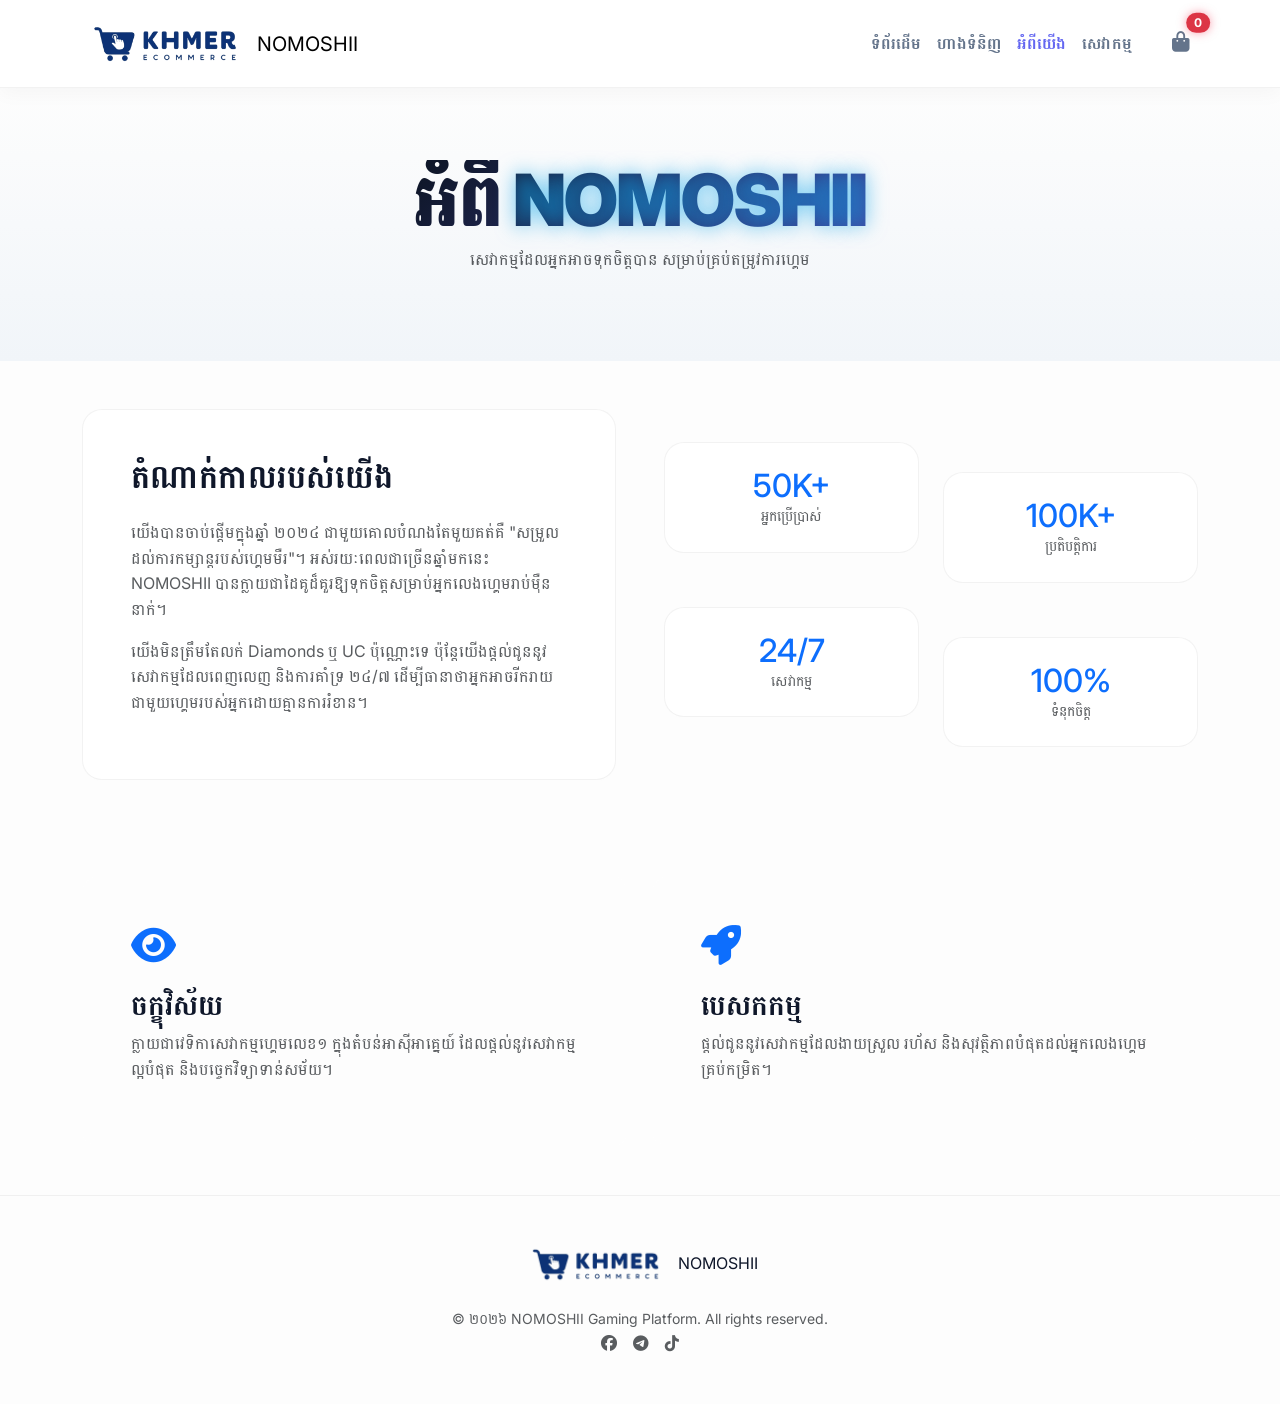
<file: about.html>
<!DOCTYPE html>
<html lang="en">

<head>
    <meta charset="UTF-8">
    <meta name="viewport" content="width=device-width, initial-scale=1.0">
    <title>About NOMOSHII - Your Gaming Excellence Partner</title>
    
    <!-- External CSS -->
    <link rel="stylesheet" href="assets/css/bootstrap.css">
    <link rel="stylesheet" href="assets/css/style.css">
    <link href="https://fonts.googleapis.com/css2?family=Inter:wght@400;600;700;800&family=Battambang:wght@400;700&display=swap" rel="stylesheet">
    <link rel="stylesheet" href="https://cdnjs.cloudflare.com/ajax/libs/font-awesome/6.4.0/css/all.min.css">
</head>

<body>
    <!-- Navbar -->
    <nav class="navbar navbar-expand-lg navbar-glass sticky-top py-3">
        <div class="container">
            <a class="navbar-brand d-flex align-items-center" href="index.html">
                <img src="assets/images/custom/logo.png" style="height: 45px;" alt="NOMOSHII Logo">
                <span class="ms-2 fw-800 text-main tracker-tight d-none d-sm-block">NOMOSHII</span>
            </a>
            <button class="navbar-toggler border-0" type="button" data-bs-toggle="collapse" data-bs-target="#navContent">
                <i class="fas fa-bars text-main"></i>
            </button>
            <div class="collapse navbar-collapse" id="navContent">
                <ul class="navbar-nav ms-auto mb-2 mb-lg-0 align-items-center">
                    <li class="nav-item"><a class="nav-link" href="index.html">ទំព័រដើម</a></li>
                    <li class="nav-item"><a class="nav-link" href="category.html">ហាងទំនិញ</a></li>
                    <li class="nav-item"><a class="nav-link active" href="about.html">អំពីយើង</a></li>
                    <li class="nav-item"><a class="nav-link" href="contact.html">សេវាកម្ម</a></li>
                    <li class="nav-item ms-lg-4">
                        <a href="cart.html" class="nav-link position-relative">
                            <i class="fas fa-shopping-bag fs-5"></i>
                            <span class="position-absolute top-0 start-100 translate-middle badge rounded-pill bg-danger" style="box-shadow: 0 0 10px rgba(244, 63, 94, 0.5);" id="cart-count">0</span>
                        </a>
                    </li>
                </ul>
            </div>
        </div>
    </nav>

    <!-- Page Header -->
    <header class="py-5" style="background: linear-gradient(to bottom, var(--bg-light), #f1f5f9);">
        <div class="container py-4 text-center">
            <h1 class="hero-title mb-2">អំពី <span class="text-glow-blue">NOMOSHII</span></h1>
            <p class="text-muted">សេវាកម្មដែលអ្នកអាចទុកចិត្តបាន សម្រាប់គ្រប់តម្រូវការហ្គេម</p>
        </div>
    </header>

    <!-- Content Section -->
    <section class="py-5">
        <div class="container">
            <div class="row align-items-center g-5">
                <div class="col-lg-6">
                    <div class="card-gaming p-5">
                        <h2 class="text-main fw-bold mb-4">តំណាក់កាលរបស់យើង</h2>
                        <p class="text-muted">
                            យើងបានចាប់ផ្តើមក្នុងឆ្នាំ ២០២៤ ជាមួយគោលបំណងតែមួយគត់គឺ "សម្រួលដល់ការកម្សាន្តរបស់ហ្គេមមឺរ"។ អស់រយៈពេលជាច្រើនឆ្នាំមកនេះ NOMOSHII បានក្លាយជាដៃគូដ៏គួរឱ្យទុកចិត្តសម្រាប់អ្នកលេងហ្គេមរាប់ម៉ឺននាក់។
                        </p>
                        <p class="text-muted">
                            យើងមិនត្រឹមតែលក់ Diamonds ឬ UC ប៉ុណ្ណោះទេ ប៉ុន្តែយើងផ្តល់ជូននូវសេវាកម្មដែលពេញលេញ និងការគាំទ្រ ២៤/៧ ដើម្បីធានាថាអ្នកអាចរីករាយជាមួយហ្គេមរបស់អ្នកដោយគ្មានការរំខាន។
                        </p>
                    </div>
                </div>
                <div class="col-lg-6">
                    <div class="row g-4">
                        <div class="col-6">
                            <div class="card-gaming text-center p-4">
                                <h2 class="text-primary fw-800 mb-0">50K+</h2>
                                <p class="text-muted small mb-0">អ្នកប្រើប្រាស់</p>
                            </div>
                        </div>
                        <div class="col-6">
                            <div class="card-gaming text-center p-4" style="margin-top: 30px;">
                                <h2 class="text-primary fw-800 mb-0">100K+</h2>
                                <p class="text-muted small mb-0">ប្រតិបត្តិការ</p>
                            </div>
                        </div>
                        <div class="col-6">
                            <div class="card-gaming text-center p-4">
                                <h2 class="text-primary fw-800 mb-0">24/7</h2>
                                <p class="text-muted small mb-0">សេវាកម្ម</p>
                            </div>
                        </div>
                        <div class="col-6">
                            <div class="card-gaming text-center p-4" style="margin-top: 30px;">
                                <h2 class="text-primary fw-800 mb-0">100%</h2>
                                <p class="text-muted small mb-0">ទំនុកចិត្ត</p>
                            </div>
                        </div>
                    </div>
                </div>
            </div>
        </div>
    </section>

    <!-- Mission & Vision -->
    <section class="py-5">
        <div class="container">
            <div class="row g-4">
                <div class="col-md-6">
                    <div class="p-5 rounded-4 bg-glass border border-light border-opacity-10 h-100">
                        <i class="fas fa-eye text-primary fs-1 mb-4"></i>
                        <h3 class="text-main fw-bold">ចក្ខុវិស័យ</h3>
                        <p class="text-muted">ក្លាយជាវេទិកាសេវាកម្មហ្គេមលេខ១ ក្នុងតំបន់អាស៊ីអាគ្នេយ៍ ដែលផ្តល់នូវសេវាកម្មល្អបំផុត និងបច្ចេកវិទ្យាទាន់សម័យ។</p>
                    </div>
                </div>
                <div class="col-md-6">
                    <div class="p-5 rounded-4 bg-glass border border-light border-opacity-10 h-100">
                        <i class="fas fa-rocket text-primary fs-1 mb-4"></i>
                        <h3 class="text-main fw-bold">បេសកកម្ម</h3>
                        <p class="text-muted">ផ្តល់ជូននូវសេវាកម្មដែលងាយស្រួល រហ័ស និងសុវត្ថិភាពបំផុតដល់អ្នកលេងហ្គេមគ្រប់កម្រិត។</p>
                    </div>
                </div>
            </div>
        </div>
    </section>

    <!-- Footer -->
    <footer class="py-5" style="border-top: 1px solid var(--glass-border);">
        <div class="container text-center">
            <a class="navbar-brand d-flex align-items-center justify-content-center mb-4" href="#">
                <img src="assets/images/custom/logo.png" style="height: 40px;" alt="NOMOSHII Logo">
                <span class="ms-2 fw-800 text-main tracker-tight">NOMOSHII</span>
            </a>
            <p class="text-muted small mb-0">&copy; ២០២៦ NOMOSHII Gaming Platform. All rights reserved.</p>
            <div class="d-flex justify-content-center gap-3">
                <a href="#" class="text-muted hover-primary"><i class="fab fa-facebook"></i></a>
                <a href="#" class="text-muted hover-primary"><i class="fab fa-telegram"></i></a>
                <a href="#" class="text-muted hover-primary"><i class="fab fa-tiktok"></i></a>
            </div>
        </div>
    </footer>

    <script src="assets/js/bootstrap.bundle.min.js"></script>
    <script src="assets/js/shop.js"></script>
</body>

</html>
</file>
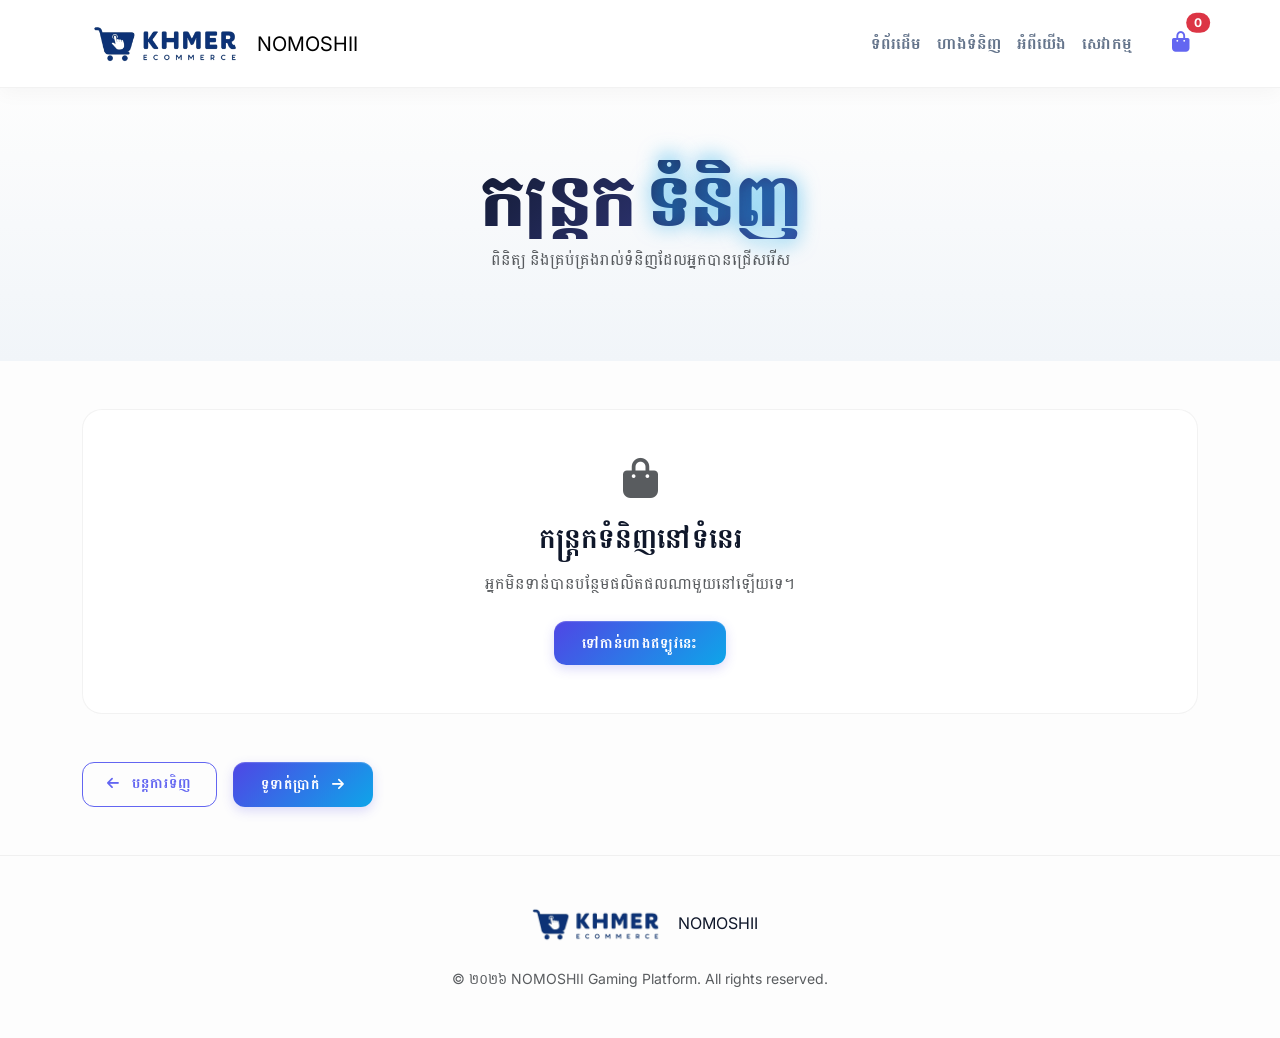
<file: cart.html>
<!DOCTYPE html>
<html lang="en">

<head>
    <meta charset="UTF-8">
    <meta name="viewport" content="width=device-width, initial-scale=1.0">
    <title>NOMOSHII - Shopping Cart</title>
    
    <!-- External CSS -->
    <link rel="stylesheet" href="assets/css/bootstrap.css">
    <link rel="stylesheet" href="assets/css/style.css">
    <link href="https://fonts.googleapis.com/css2?family=Inter:wght@400;600;700;800&family=Battambang:wght@400;700&display=swap" rel="stylesheet">
    <link rel="stylesheet" href="https://cdnjs.cloudflare.com/ajax/libs/font-awesome/6.4.0/css/all.min.css">
</head>

<body>
    <!-- Navbar -->
    <nav class="navbar navbar-expand-lg navbar-glass sticky-top py-3">
        <div class="container">
            <a class="navbar-brand d-flex align-items-center" href="index.html">
                <img src="assets/images/custom/logo.png" style="height: 45px;" alt="NOMOSHII Logo">
                <span class="ms-2 fw-800 text-main tracker-tight d-none d-sm-block">NOMOSHII</span>
            </a>
            <button class="navbar-toggler border-0" type="button" data-bs-toggle="collapse" data-bs-target="#navContent">
                <i class="fas fa-bars text-main"></i>
            </button>
            <div class="collapse navbar-collapse" id="navContent">
                <ul class="navbar-nav ms-auto mb-2 mb-lg-0 align-items-center">
                    <li class="nav-item"><a class="nav-link" href="index.html">ទំព័រដើម</a></li>
                    <li class="nav-item"><a class="nav-link" href="category.html">ហាងទំនិញ</a></li>
                    <li class="nav-item"><a class="nav-link" href="about.html">អំពីយើង</a></li>
                    <li class="nav-item"><a class="nav-link" href="contact.html">សេវាកម្ម</a></li>
                    <li class="nav-item ms-lg-4">
                        <a href="cart.html" class="nav-link position-relative active">
                            <i class="fas fa-shopping-bag fs-5"></i>
                            <span class="position-absolute top-0 start-100 translate-middle badge rounded-pill bg-danger" id="cart-count">0</span>
                        </a>
                    </li>
                </ul>
            </div>
        </div>
    </nav>

    <!-- Page Header -->
    <header class="py-5" style="background: linear-gradient(to bottom, var(--bg-light), #f1f5f9);">
        <div class="container py-4 text-center">
            <h1 class="hero-title mb-2">កន្ត្រក <span class="text-glow-blue">ទំនិញ</span></h1>
            <p class="text-muted">ពិនិត្យ និងគ្រប់គ្រងរាល់ទំនិញដែលអ្នកបានជ្រើសរើស</p>
        </div>
    </header>

    <!-- Main Content -->
    <div class="container py-5">
        <div id="cart-content">
            <!-- Cart will be rendered here by JavaScript -->
        </div>

        <!-- Cart Action Buttons -->
        <div class="d-flex flex-wrap gap-3 mt-5">
            <a href="category.html" class="btn btn-outline-gaming btn-lg">
                <i class="fas fa-arrow-left me-2"></i> បន្តការទិញ
            </a>
            <button class="btn btn-gaming btn-lg" id="checkout-btn" onclick="proceedToCheckout()">
                ទូទាត់ប្រាក់ <i class="fas fa-arrow-right ms-2"></i>
            </button>
        </div>
    </div>

    <!-- Footer -->
    <footer class="py-5" style="border-top: 1px solid var(--glass-border);">
        <div class="container text-center">
            <a class="navbar-brand d-flex align-items-center justify-content-center mb-4" href="#">
                <img src="assets/images/custom/logo.png" style="height: 40px;" alt="NOMOSHII Logo">
                <span class="ms-2 fw-800 text-main tracker-tight">NOMOSHII</span>
            </a>
            <p class="text-muted small mb-0">&copy; ២០២៦ NOMOSHII Gaming Platform. All rights reserved.</p>
        </div>
    </footer>

    <script src="assets/js/bootstrap.bundle.min.js"></script>
    <script>
        // Cart Logic (Preserved and Updated UI)
        let cartItems = JSON.parse(localStorage.getItem('cartItems')) || [];

        function renderCart() {
            const cartContent = document.getElementById('cart-content');
            const cartCountElement = document.getElementById('cart-count');

            const totalItems = cartItems.reduce((sum, item) => sum + item.quantity, 0);
            if (cartCountElement) cartCountElement.innerText = totalItems;

            localStorage.setItem('cartItems', JSON.stringify(cartItems));

            if (cartItems.length === 0) {
                cartContent.innerHTML = `
                    <div class="card-gaming text-center p-5 animate-float">
                        <i class="fas fa-shopping-bag text-muted fs-1 mb-4"></i>
                        <h3 class="text-main fw-bold mb-3">កន្ត្រកទំនិញនៅទំនេរ</h3>
                        <p class="text-muted mb-4">អ្នកមិនទាន់បានបន្ថែមផលិតផលណាមួយនៅឡើយទេ។</p>
                        <a href="category.html" class="btn btn-gaming">ទៅកាន់ហាងឥឡូវនេះ</a>
                    </div>
                `;
                return;
            }

            let subtotal = 0;
            let cartRows = cartItems.map((item, index) => {
                const itemTotal = item.price * item.quantity;
                subtotal += itemTotal;

                return `
                    <div class="card-gaming p-3 mb-3 hover-primary">
                        <div class="row align-items-center g-3">
                            <div class="col-auto">
                                <img src="${item.image}" alt="${item.name}" class="rounded-3" style="width: 80px; height: 80px; object-fit: cover;">
                            </div>
                            <div class="col">
                                <h6 class="text-main fw-bold mb-1">${item.name}</h6>
                                <p class="price-gaming small mb-0">$${item.price.toFixed(2)}</p>
                            </div>
                            <div class="col-md-3">
                                <div class="d-flex align-items-center p-1 rounded-pill shadow-sm" style="background: rgba(0,0,0,0.03);">
                                    <button class="btn btn-sm btn-link text-main text-decoration-none px-3 fw-bold" onclick="updateQuantity(${index}, -1)">-</button>
                                    <input type="number" class="form-control bg-transparent border-0 text-main text-center p-0 fw-bold" value="${item.quantity}" style="width: 40px;" readonly>
                                    <button class="btn btn-sm btn-link text-main text-decoration-none px-3 fw-bold" onclick="updateQuantity(${index}, 1)">+</button>
                                </div>
                            </div>
                            <div class="col-auto text-end">
                                <p class="text-main fw-bold mb-1">$${itemTotal.toFixed(2)}</p>
                                <button class="btn btn-sm btn-link text-danger p-0" onclick="removeItem(${index})"><i class="fas fa-trash-alt"></i></button>
                            </div>
                        </div>
                    </div>
                `;
            }).join('');

            const total = subtotal;

            cartContent.innerHTML = `
                <div class="row g-4">
                    <div class="col-lg-8">
                        ${cartRows}
                    </div>
                    <div class="col-lg-4">
                        <div class="card-gaming p-4">
                            <h5 class="text-main fw-bold mb-4">សរុបការបញ្ជាទិញ</h5>
                            <div class="d-flex justify-content-between mb-2">
                                <span class="text-muted">សរុបទំនិញ</span>
                                <span class="text-main">$${subtotal.toFixed(2)}</span>
                            </div>
                            <div class="d-flex justify-content-between mb-3">
                                <span class="text-muted">សេវាដឹកជញ្ជូន</span>
                                <span class="text-success">ឥតគិតថ្លៃ</span>
                            </div>
                            <hr class="border-secondary opacity-20">
                            <div class="d-flex justify-content-between mb-4">
                                <span class="text-main fw-bold">សរុបទាំងអស់</span>
                                <span class="text-primary fw-800 fs-4">$${total.toFixed(2)}</span>
                            </div>
                            <button class="btn btn-gaming w-100 py-3" onclick="proceedToCheckout()">បន្តទៅកាន់ការទូទាត់</button>
                        </div>
                    </div>
                </div>
            `;
        }

        function updateQuantity(index, change) {
            cartItems[index].quantity += change;
            if (cartItems[index].quantity < 1) cartItems[index].quantity = 1;
            renderCart();
        }

        function removeItem(index) {
            cartItems.splice(index, 1);
            renderCart();
        }

        function proceedToCheckout() {
            if (cartItems.length === 0) return;
            location.href = 'checkout.html';
        }

        document.addEventListener('DOMContentLoaded', renderCart);
    </script>
</body>

</html>
</file>
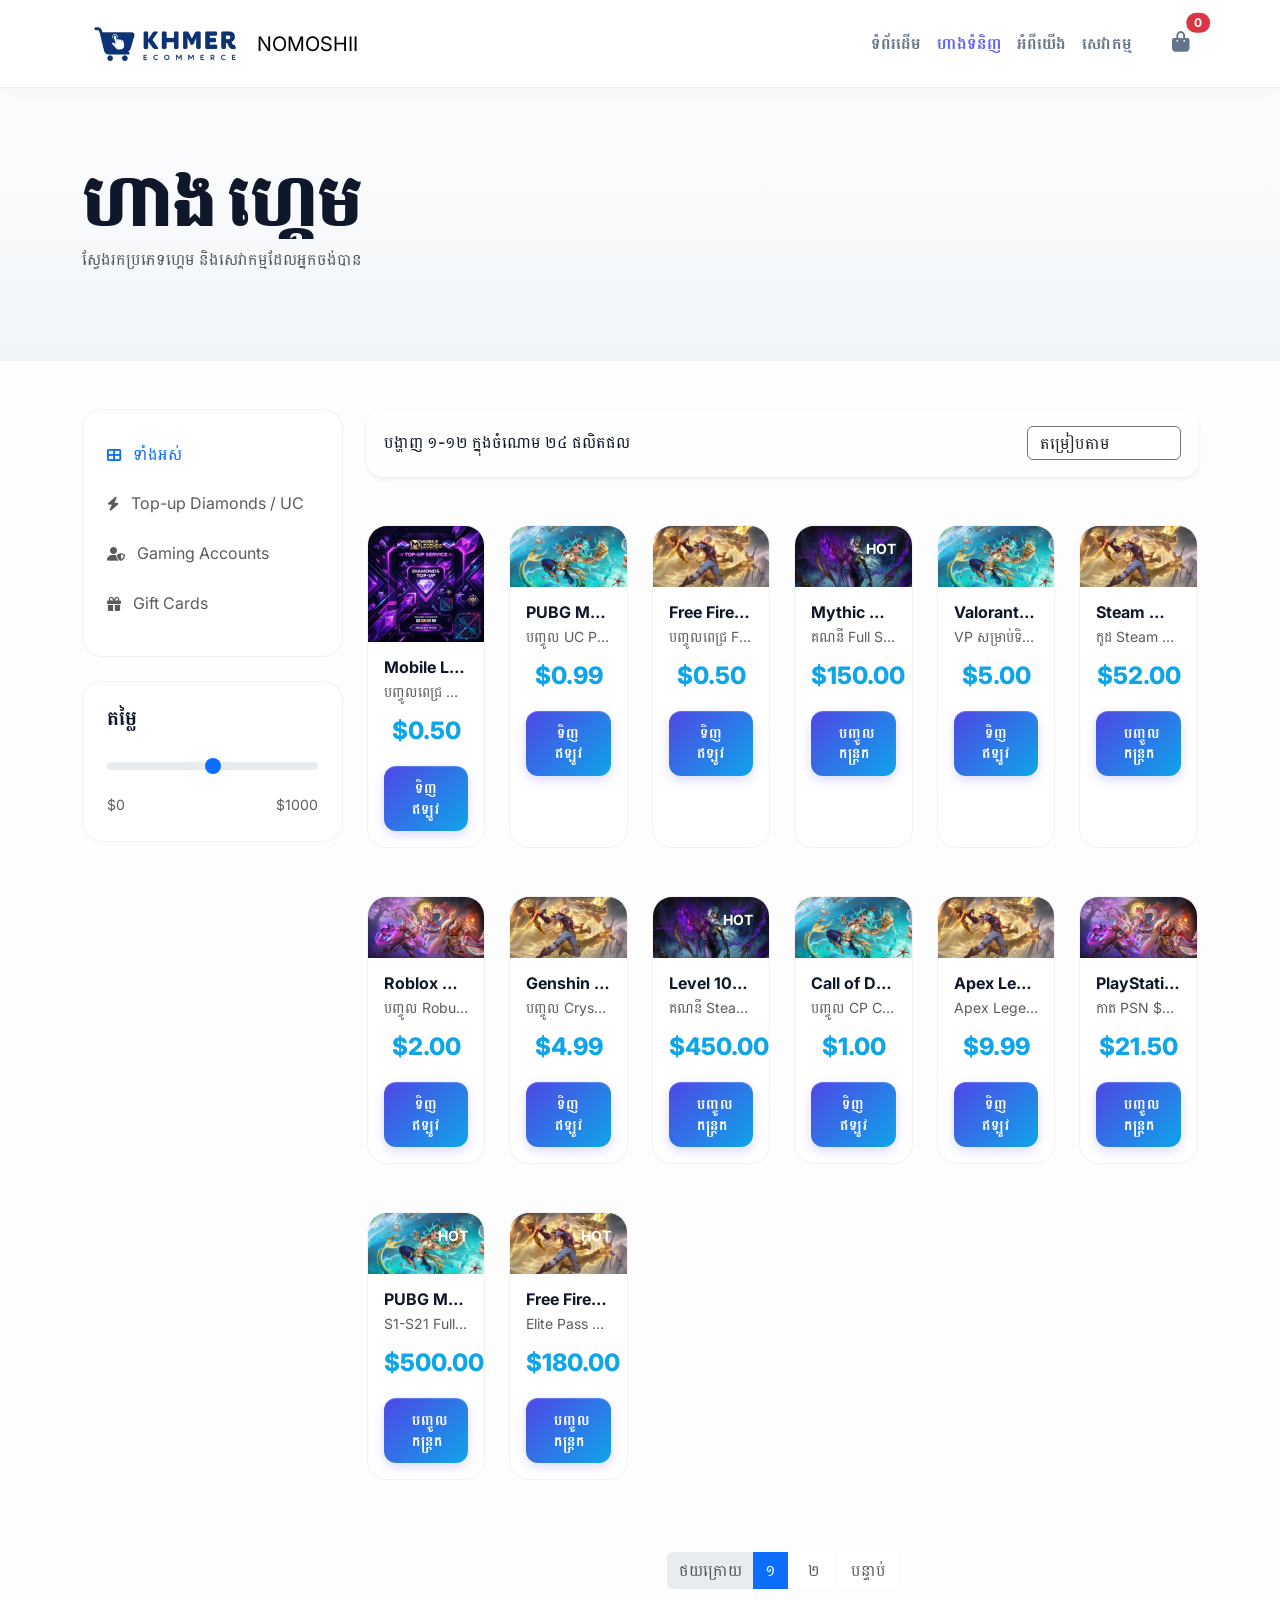
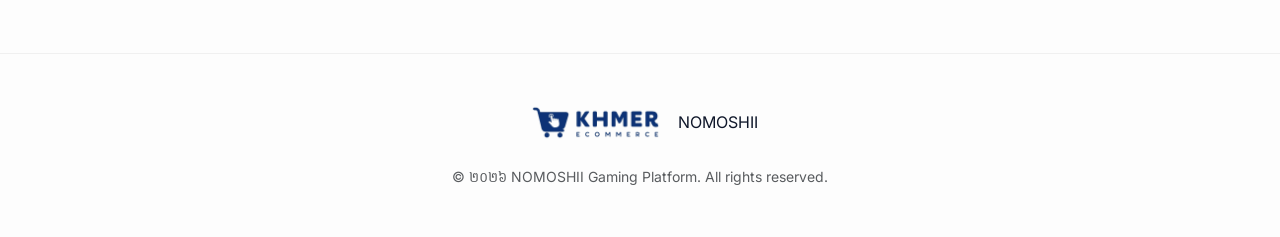
<file: category.html>
<!DOCTYPE html>
<html lang="en">

<head>
    <meta charset="UTF-8">
    <meta name="viewport" content="width=device-width, initial-scale=1.0">
    <title>NOMOSHII - Game Categories & Top-ups</title>

    <!-- External CSS -->
    <link rel="stylesheet" href="assets/css/bootstrap.css">
    <link rel="stylesheet" href="assets/css/style.css">
    <link
        href="https://fonts.googleapis.com/css2?family=Inter:wght@400;600;700;800&family=Battambang:wght@400;700&display=swap"
        rel="stylesheet">
    <link rel="stylesheet" href="https://cdnjs.cloudflare.com/ajax/libs/font-awesome/6.4.0/css/all.min.css">
</head>

<body>
    <!-- Navbar -->
    <nav class="navbar navbar-expand-lg navbar-glass sticky-top py-3">
        <div class="container">
            <a class="navbar-brand d-flex align-items-center" href="index.html">
                <img src="assets/images/custom/logo.png" style="height: 45px;" alt="NOMOSHII Logo">
                <span class="ms-2 fw-800 text-main tracker-tight d-none d-sm-block">NOMOSHII</span>
            </a>
            <button class="navbar-toggler border-0" type="button" data-bs-toggle="collapse"
                data-bs-target="#navContent">
                <i class="fas fa-bars text-main"></i>
            </button>
            <div class="collapse navbar-collapse" id="navContent">
                <ul class="navbar-nav ms-auto mb-2 mb-lg-0 align-items-center">
                    <li class="nav-item"><a class="nav-link" href="index.html">ទំព័រដើម</a></li>
                    <li class="nav-item"><a class="nav-link active" href="category.html">ហាងទំនិញ</a></li>
                    <li class="nav-item"><a class="nav-link" href="about.html">អំពីយើង</a></li>
                    <li class="nav-item"><a class="nav-link" href="contact.html">សេវាកម្ម</a></li>
                    <li class="nav-item ms-lg-4">
                        <a href="cart.html" class="nav-link position-relative">
                            <i class="fas fa-shopping-bag fs-5"></i>
                            <span
                                class="position-absolute top-0 start-100 translate-middle badge rounded-pill bg-danger"
                                id="cart-count">0</span>
                        </a>
                    </li>
                </ul>
            </div>
        </div>
    </nav>

    <!-- Page Header -->
    <header class="py-5" style="background: linear-gradient(to bottom, var(--bg-light), #f1f5f9);">
        <div class="container py-4 text-center text-md-start">
            <h1 class="hero-title mb-2">ហាង <span class="text-glow-red">ហ្គេម</span></h1>
            <p class="text-muted">ស្វែងរកប្រភេទហ្គេម និងសេវាកម្មដែលអ្នកចង់បាន</p>
        </div>
    </header>

    <!-- Main Content -->
    <div class="container py-5">
        <div class="row g-4">
            <!-- Sidebar -->
            <div class="col-lg-3">
                <div class="card-gaming p-4 mb-4">
                    <div class="list-group list-group-flush bg-transparent border-0">
                        <a href="#" class="list-group-item bg-transparent border-0 px-0 mb-2 py-2 active text-primary fw-600" data-filter="all">
                            <i class="fas fa-th-large me-2 small"></i> ទាំងអស់
                        </a>
                        <a href="#" class="list-group-item bg-transparent text-muted border-0 px-0 mb-2 py-2 hover-primary" data-filter="topup">
                            <i class="fas fa-bolt me-2 small"></i> Top-up Diamonds / UC
                        </a>
                        <a href="#" class="list-group-item bg-transparent text-muted border-0 px-0 mb-2 py-2 hover-primary" data-filter="account">
                            <i class="fas fa-user-shield me-2 small"></i> Gaming Accounts
                        </a>
                        <a href="#" class="list-group-item bg-transparent text-muted border-0 px-0 mb-2 py-2 hover-primary" data-filter="giftcard">
                            <i class="fas fa-gift me-2 small"></i> Gift Cards
                        </a>
                    </div>
                </div>

                <div class="card-gaming p-4">
                    <h5 class="text-main fw-bold mb-4">តម្លៃ</h5>
                    <input type="range" class="form-range mb-3" min="0" max="1000">
                    <div class="d-flex justify-content-between text-muted small">
                        <span>$0</span>
                        <span>$1000</span>
                    </div>
                </div>
            </div>

            <!-- Product Grid -->
            <div class="col-lg-9">
                <div class="d-flex justify-content-between align-items-center mb-5 p-3 rounded-4 border border-light border-opacity-10 shadow-sm"
                    style="background: rgba(255,255,255,0.5);">
                    <h6 class="text-main mb-0">បង្ហាញ ១-១២ ក្នុងចំណោម ២៤ ផលិតផល</h6>
                    <select class="form-select border-secondary text-main w-auto py-1 small" style="background: #fff;">
                        <option>តម្រៀបតាម</option>
                        <option>តម្លៃពីទាបទៅខ្ពស់</option>
                        <option>តម្លៃពីខ្ពស់ទៅទាប</option>
                        <option>ថ្មីបំផុត</option>
                    </select>
                </div>

                <div class="row g-4" id="product-grid">
                    <!-- Dynamic Gaming Content from products.json -->
                    <div class="col-12 text-center py-5">
                        <div class="shimmer rounded-4" style="height: 400px; width: 100%;"></div>
                        <p class="text-muted mt-3">កំពុងទាញយកទិន្នន័យ... (Loading...)</p>
                    </div>
                </div>

                <!-- Pagination -->
                <nav class="mt-5">
                    <ul class="pagination justify-content-center">
                        <li class="page-item disabled"><a class="page-link bg-glass border-0 text-muted"
                                href="#">ថយក្រោយ</a></li>
                        <li class="page-item active"><a class="page-link bg-primary border-0 text-white" href="#">១</a>
                        </li>
                        <li class="page-item"><a class="page-link bg-glass border-0 text-muted mx-2" href="#">២</a></li>
                        <li class="page-item"><a class="page-link bg-glass border-0 text-muted" href="#">បន្ទាប់</a>
                        </li>
                    </ul>
                </nav>
            </div>
        </div>
    </div>

    <!-- Footer -->
    <footer class="py-5" style="border-top: 1px solid var(--glass-border);">
        <div class="container text-center">
            <a class="navbar-brand d-flex align-items-center justify-content-center mb-4" href="#">
                <img src="assets/images/custom/logo.png" style="height: 40px;" alt="NOMOSHII Logo">
                <span class="ms-2 fw-800 text-main tracker-tight">NOMOSHII</span>
            </a>
            <p class="text-muted small mb-0">&copy; ២០២៦ NOMOSHII Gaming Platform. All rights reserved.</p>
        </div>
    </footer>

    <script src="assets/js/bootstrap.bundle.min.js"></script>
    <script src="assets/js/shop.js"></script>
</body>

</html>
</file>
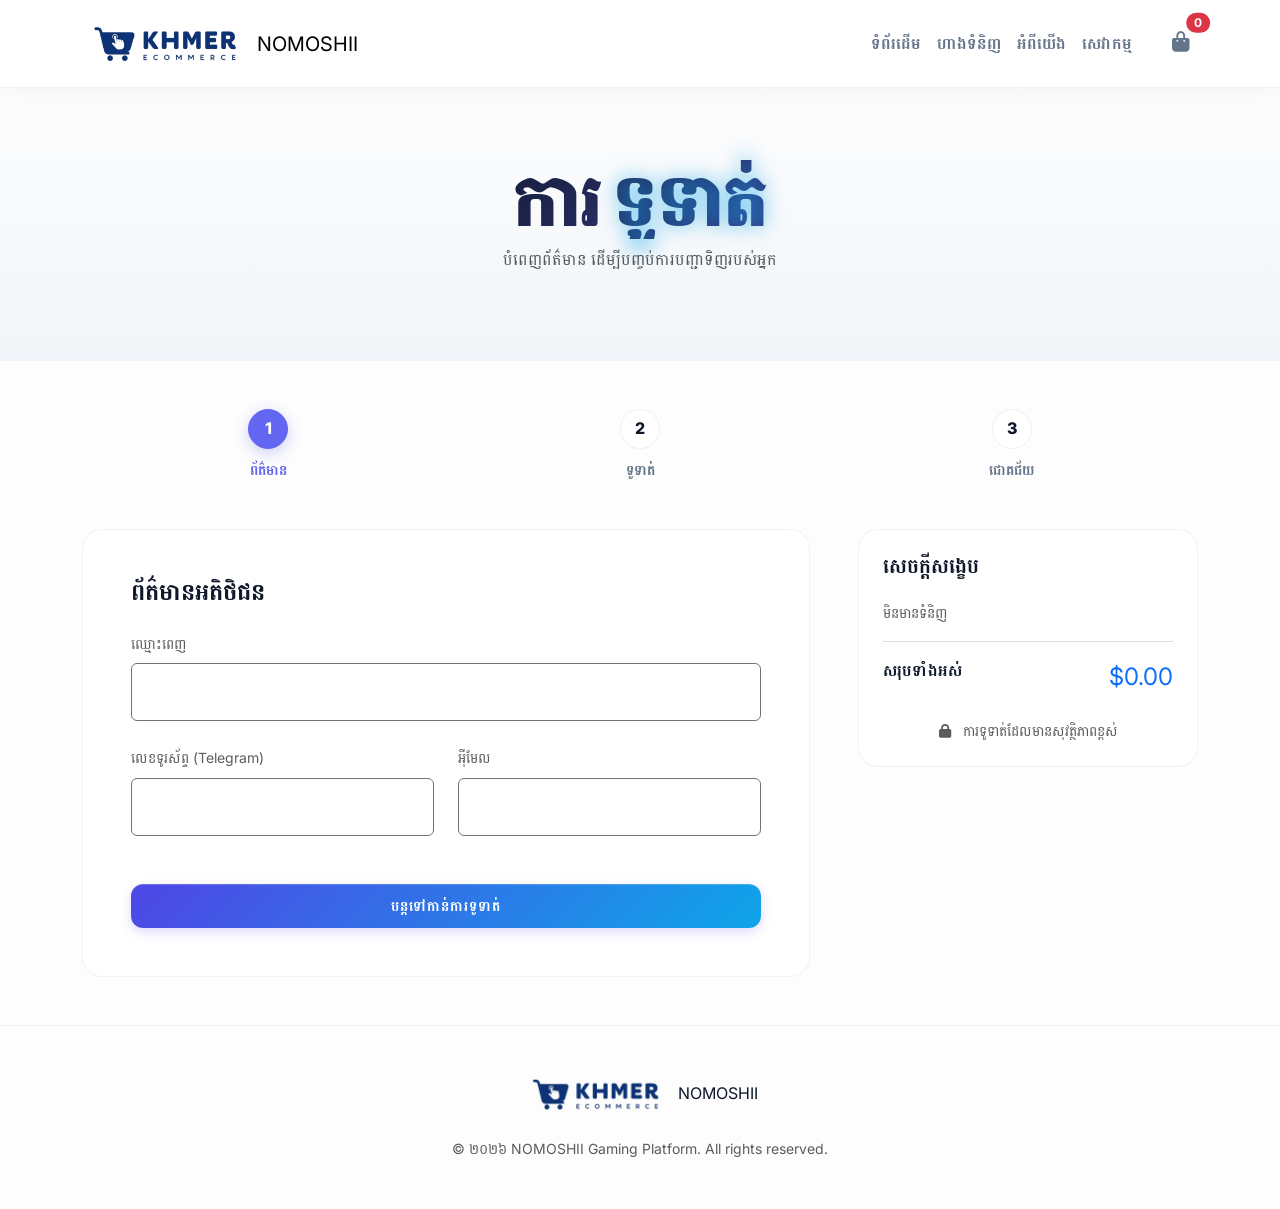
<file: checkout.html>
<!DOCTYPE html>
<html lang="en">

<head>
    <meta charset="UTF-8">
    <meta name="viewport" content="width=device-width, initial-scale=1.0">
    <title>NOMOSHII - Checkout</title>
    
    <!-- External CSS -->
    <link rel="stylesheet" href="assets/css/bootstrap.css">
    <link rel="stylesheet" href="assets/css/style.css">
    <link href="https://fonts.googleapis.com/css2?family=Inter:wght@400;600;700;800&family=Battambang:wght@400;700&display=swap" rel="stylesheet">
    <link rel="stylesheet" href="https://cdnjs.cloudflare.com/ajax/libs/font-awesome/6.4.0/css/all.min.css">
    
    <style>
        .checkout-step-indicator {
            width: 40px;
            height: 40px;
            border-radius: 50%;
            background: var(--glass);
            border: 1px solid var(--glass-border);
            display: flex;
            align-items: center;
            justify-content: center;
            color: var(--muted);
            font-weight: 800;
            margin: 0 auto 10px;
            transition: all 0.3s ease;
        }
        
        .step-active .checkout-step-indicator {
            background: var(--primary);
            border-color: var(--primary);
            color: white;
            box-shadow: 0 4px 15px var(--primary-glow);
        }
        
        .shadow-step .small {
            color: var(--text-muted) !important;
        }
        
        .step-active .small {
            color: var(--primary) !important;
        }
    </style>
</head>

<body>
    <!-- Navbar -->
    <nav class="navbar navbar-expand-lg navbar-glass sticky-top py-3">
        <div class="container">
            <a class="navbar-brand d-flex align-items-center" href="index.html">
                <img src="assets/images/custom/logo.png" style="height: 45px;" alt="NOMOSHII Logo">
                <span class="ms-2 fw-800 text-main tracker-tight d-none d-sm-block">NOMOSHII</span>
            </a>
            <button class="navbar-toggler border-0" type="button" data-bs-toggle="collapse" data-bs-target="#navContent">
                <i class="fas fa-bars text-main"></i>
            </button>
            <div class="collapse navbar-collapse" id="navContent">
                <ul class="navbar-nav ms-auto mb-2 mb-lg-0 align-items-center">
                    <li class="nav-item"><a class="nav-link" href="index.html">ទំព័រដើម</a></li>
                    <li class="nav-item"><a class="nav-link" href="category.html">ហាងទំនិញ</a></li>
                    <li class="nav-item"><a class="nav-link" href="about.html">អំពីយើង</a></li>
                    <li class="nav-item"><a class="nav-link" href="contact.html">សេវាកម្ម</a></li>
                    <li class="nav-item ms-lg-4">
                        <a href="cart.html" class="nav-link position-relative">
                            <i class="fas fa-shopping-bag fs-5"></i>
                            <span class="position-absolute top-0 start-100 translate-middle badge rounded-pill bg-danger" id="cart-count">0</span>
                        </a>
                    </li>
                </ul>
            </div>
        </div>
    </nav>

    <!-- Page Header -->
    <header class="py-5" style="background: linear-gradient(to bottom, var(--bg-light), #f1f5f9);">
        <div class="container py-4 text-center">
            <h1 class="hero-title mb-2">ការ <span class="text-glow-blue">ទូទាត់</span></h1>
            <p class="text-muted">បំពេញព័ត៌មាន ដើម្បីបញ្ចប់ការបញ្ជាទិញរបស់អ្នក</p>
        </div>
    </header>

    <!-- Main Content -->
    <div class="container py-5">
        <!-- Steps Indicator -->
        <div class="row mb-5 text-center g-0">
            <div class="col shadow-step step-active" id="step-nav-1">
                <div class="checkout-step-indicator">1</div>
                <div class="small fw-bold">ព័ត៌មាន</div>
            </div>
            <div class="col shadow-step" id="step-nav-2">
                <div class="checkout-step-indicator">2</div>
                <div class="small fw-bold">ទូទាត់</div>
            </div>
            <div class="col shadow-step" id="step-nav-3">
                <div class="checkout-step-indicator">3</div>
                <div class="small fw-bold">ជោគជ័យ</div>
            </div>
        </div>

        <div class="row g-5">
            <div class="col-lg-8">
                <form id="checkoutForm" novalidate>
                    <!-- Step 1: Info -->
                    <div id="step-1">
                        <div class="card-gaming p-5">
                            <h4 class="text-main fw-bold mb-4">ព័ត៌មានអតិថិជន</h4>
                            <div class="row g-4">
                                <div class="col-md-12">
                                    <label class="text-muted small mb-2">ឈ្មោះពេញ</label>
                                    <input type="text" class="form-control border-secondary text-main py-3" style="background: #fff;" required id="fullName">
                                </div>
                                <div class="col-md-6">
                                    <label class="text-muted small mb-2">លេខទូរស័ព្ទ (Telegram)</label>
                                    <input type="tel" class="form-control border-secondary text-main py-3" style="background: #fff;" required id="phone">
                                </div>
                                <div class="col-md-6">
                                    <label class="text-muted small mb-2">អុីមែល</label>
                                    <input type="email" class="form-control border-secondary text-main py-3" style="background: #fff;" required id="email">
                                </div>
                            </div>
                            <button type="button" class="btn btn-gaming btn-lg w-100 mt-5" onclick="nextStep(2)">បន្តទៅកាន់ការទូទាត់</button>
                        </div>
                    </div>

                    <!-- Step 2: Payment -->
                    <div id="step-2" style="display: none;">
                        <div class="card-gaming p-5">
                            <h4 class="text-main fw-bold mb-4">គ្រោងការទូទាត់</h4>
                            <div class="payment-options mb-4">
                                <div class="card-gaming p-3 mb-3 border-primary" style="cursor: pointer; background: rgba(0,0,0,0.02);">
                                    <div class="d-flex align-items-center">
                                        <div class="form-check">
                                            <input class="form-check-input" type="radio" name="payment" id="aba" checked>
                                        </div>
                                        <div class="ms-3">
                                            <h6 class="text-main mb-0">ABA Bank (QR Scan)</h6>
                                            <p class="text-muted small mb-0">រហ័ស និងងាយស្រួល</p>
                                        </div>
                                    </div>
                                </div>
                                <div class="card-gaming p-3 mb-3" style="cursor: pointer; background: rgba(0,0,0,0.02);">
                                    <div class="d-flex align-items-center">
                                        <div class="form-check">
                                            <input class="form-check-input" type="radio" name="payment" id="wing">
                                        </div>
                                        <div class="ms-3">
                                            <h6 class="text-main mb-0">Wing Money</h6>
                                            <p class="text-muted small mb-0">ទូទាត់ភ្លាមៗ</p>
                                        </div>
                                    </div>
                                </div>
                            </div>
                            <div class="bg-glass p-4 rounded-4 mb-4 text-center">
                                <p class="text-muted small mb-2">ស្កេនដើម្បីទូទាត់</p>
                                <img src="assets/images/custom/logo.png" style="width: 150px; opacity: 0.5;" alt="QR Code Placeholder">
                                <p class="text-primary fw-bold mt-3">Nomoshii Gaming Co., Ltd.</p>
                            </div>
                            <div class="d-flex gap-3 mt-4">
                                <button type="button" class="btn btn-outline-gaming btn-lg flex-fill" onclick="nextStep(1)">ត្រឡប់ក្រោយ</button>
                                <button type="button" class="btn btn-gaming btn-lg flex-fill" onclick="submitOrder()">
                                    បញ្ជាក់ការបញ្ជាទិញ <i class="fas fa-check-circle ms-2"></i>
                                </button>
                            </div>
                        </div>
                    </div>
                </form>
            </div>

            <!-- Order Summary -->
            <div class="col-lg-4">
                <div class="card-gaming p-4 sticky-top" style="top: 100px;">
                    <h5 class="text-main fw-bold mb-4">សេចក្តីសង្ខេប</h5>
                    <div id="order-items">
                        <!-- Items will be here -->
                    </div>
                    <hr class="border-secondary opacity-20">
                    <div class="d-flex justify-content-between mb-4">
                        <span class="text-main fw-bold">សរុបទាំងអស់</span>
                        <span class="text-primary fw-800 fs-4" id="checkout-total">$0.00</span>
                    </div>
                    <p class="text-muted small text-center mb-0"><i class="fas fa-lock me-2"></i> ការទូទាត់ដែលមានសុវត្ថិភាពខ្ពស់</p>
                </div>
            </div>
        </div>
    </div>

    <!-- Footer -->
    <footer class="py-5" style="border-top: 1px solid var(--glass-border);">
        <div class="container text-center">
            <a class="navbar-brand d-flex align-items-center justify-content-center mb-4" href="#">
                <img src="assets/images/custom/logo.png" style="height: 40px;" alt="NOMOSHII Logo">
                <span class="ms-2 fw-800 text-main tracker-tight">NOMOSHII</span>
            </a>
            <p class="text-muted small mb-0">&copy; ២០២៦ NOMOSHII Gaming Platform. All rights reserved.</p>
        </div>
    </footer>

    <script src="assets/js/bootstrap.bundle.min.js"></script>
    <script>
        let cartItems = JSON.parse(localStorage.getItem('cartItems')) || [];
        
        function updateSummary() {
            const itemsContainer = document.getElementById('order-items');
            const totalElement = document.getElementById('checkout-total');
            const cartCountElement = document.getElementById('cart-count');

            const totalCount = cartItems.reduce((sum, item) => sum + item.quantity, 0);
            if (cartCountElement) cartCountElement.innerText = totalCount;

            let total = 0;
            let itemsHtml = cartItems.map(item => {
                const price = item.price || 0;
                const subtotal = price * item.quantity;
                total += subtotal;
                return `
                    <div class="d-flex justify-content-between mb-3 align-items-center">
                        <div class="d-flex align-items-center">
                            <img src="${item.image}" class="rounded-3 me-3" style="width: 40px; height: 40px; object-fit: cover;">
                            <div>
                                <h6 class="text-main small fw-bold mb-0">${item.name}</h6>
                                <p class="text-muted small mb-0">x ${item.quantity}</p>
                            </div>
                        </div>
                        <span class="text-main fw-bold small">$${subtotal.toFixed(2)}</span>
                    </div>
                `;
            }).join('');

            itemsContainer.innerHTML = itemsHtml || '<p class="text-muted small">មិនមានទំនិញ</p>';
            totalElement.innerText = `$${total.toFixed(2)}`;
        }

        function nextStep(step) {
            document.getElementById('step-1').style.display = (step === 1) ? 'block' : 'none';
            document.getElementById('step-2').style.display = (step === 2) ? 'block' : 'none';
            
            document.getElementById('step-nav-1').classList.toggle('step-active', step === 1);
            document.getElementById('step-nav-2').classList.toggle('step-active', step === 2);
            document.getElementById('step-nav-3').classList.toggle('step-active', step === 3);

            window.scrollTo(0, 0);
        }

        function submitOrder() {
            // Simulated success
            alert('ការបញ្ជាទិញទទួលបានជោគជ័យ! យើងនឹងទាក់ទងអ្នកតាមរយៈ Telegram ក្នុងពេលឆាប់ៗនេះ។');
            localStorage.removeItem('cartItems');
            location.href = 'index.html';
        }

        document.addEventListener('DOMContentLoaded', updateSummary);
    </script>
</body>

</html>
</file>
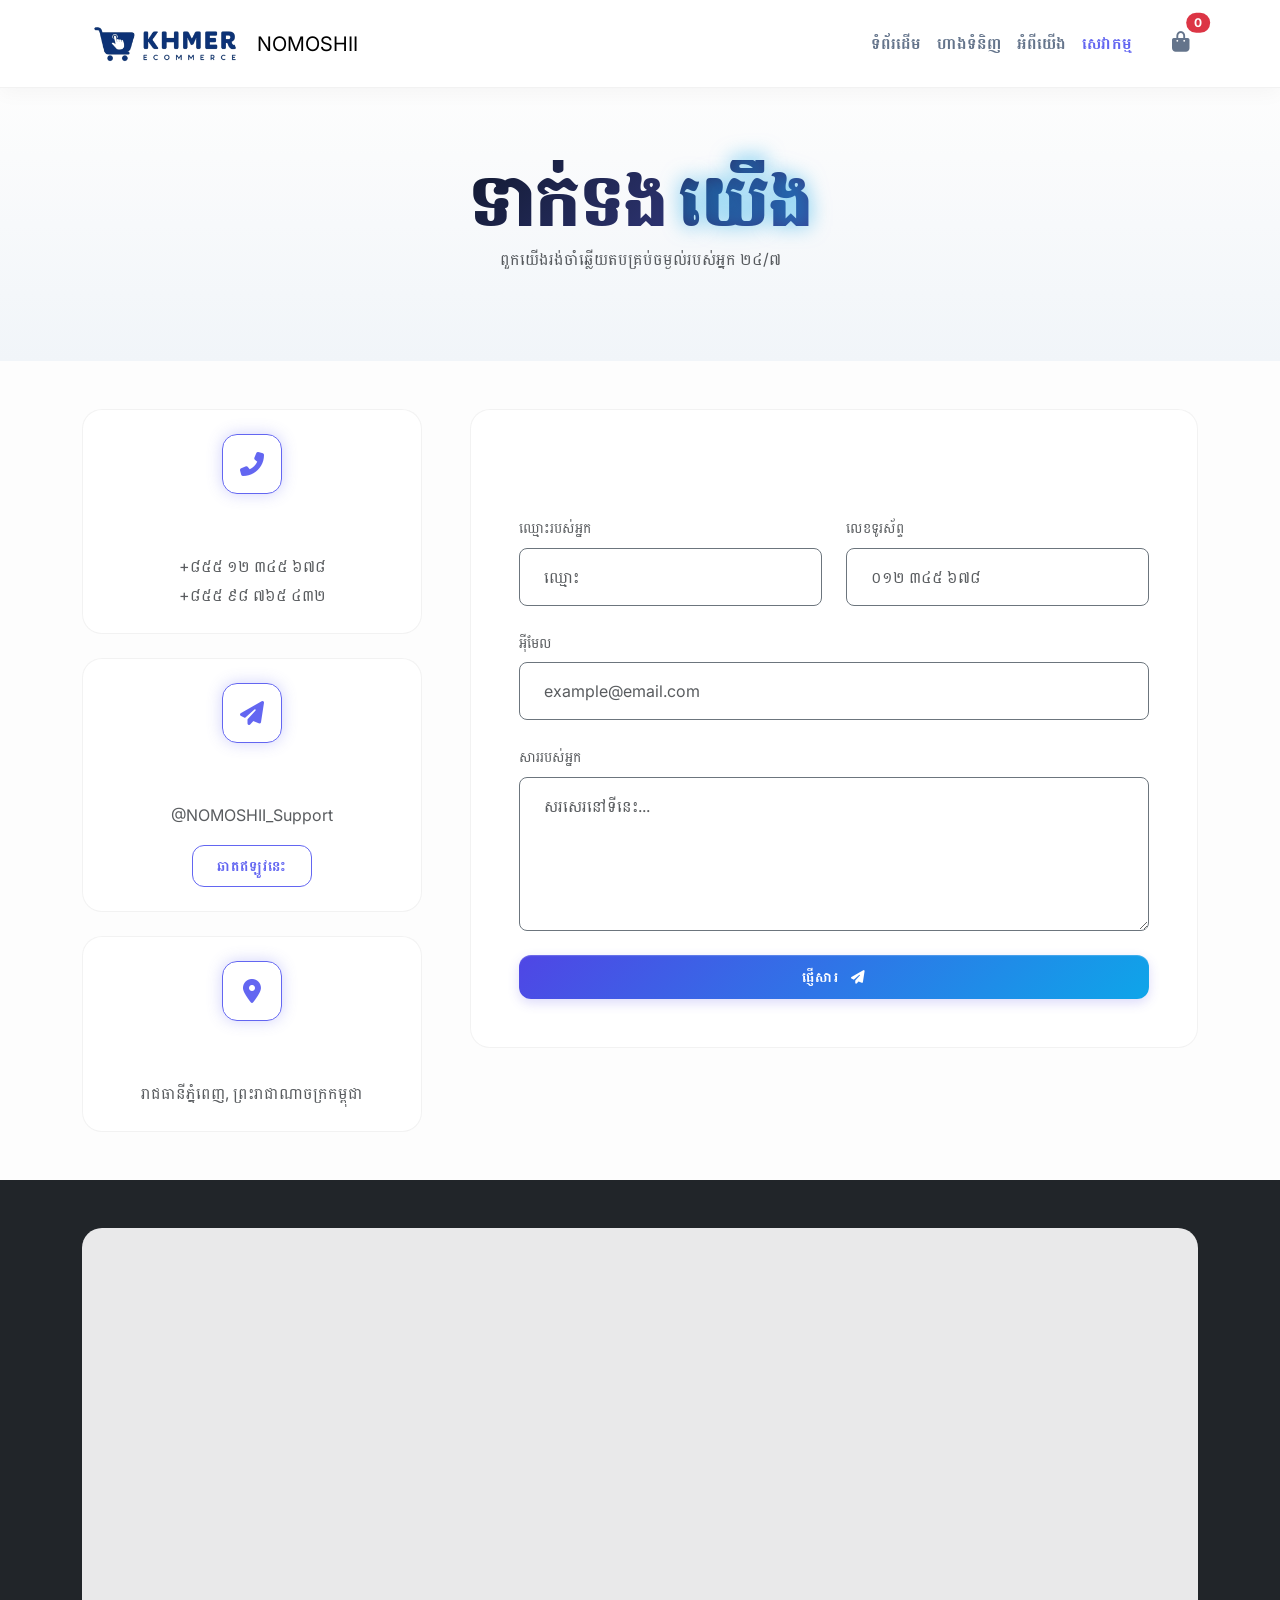
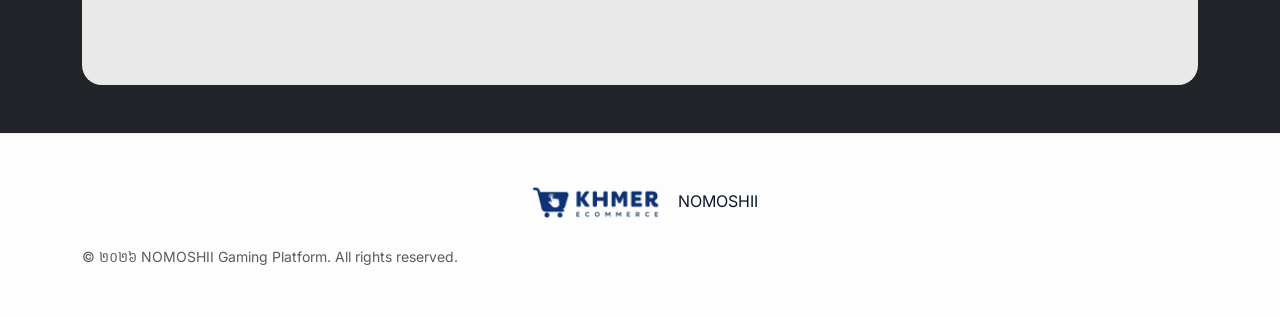
<file: contact.html>
<!DOCTYPE html>
<html lang="en">

<head>
    <meta charset="UTF-8">
    <meta name="viewport" content="width=device-width, initial-scale=1.0">
    <title>Contact NOMOSHII - 24/7 Gaming Support</title>

    <!-- External CSS -->
    <link rel="stylesheet" href="assets/css/bootstrap.css">
    <link rel="stylesheet" href="assets/css/style.css">
    <link
        href="https://fonts.googleapis.com/css2?family=Inter:wght@400;600;700;800&family=Battambang:wght@400;700&display=swap"
        rel="stylesheet">
    <link rel="stylesheet" href="https://cdnjs.cloudflare.com/ajax/libs/font-awesome/6.4.0/css/all.min.css">

    <style>
        .contact-icon {
            width: 60px;
            height: 60px;
            background: var(--glass);
            border: 1px solid var(--primary);
            border-radius: 15px;
            display: flex;
            align-items: center;
            justify-content: center;
            color: var(--primary);
            font-size: 1.5rem;
            margin: 0 auto 20px;
            box-shadow: 0 0 15px var(--primary-glow);
        }
    </style>
</head>

<body>
    <!-- Navbar -->
    <nav class="navbar navbar-expand-lg navbar-glass sticky-top py-3">
        <div class="container">
            <a class="navbar-brand d-flex align-items-center" href="index.html">
                <img src="assets/images/custom/logo.png" style="height: 45px;" alt="NOMOSHII Logo">
                <span class="ms-2 fw-800 text-main tracker-tight d-none d-sm-block">NOMOSHII</span>
            </a>
            <button class="navbar-toggler border-0" type="button" data-bs-toggle="collapse" data-bs-target="#navContent">
                <i class="fas fa-bars text-main"></i>
            </button>
            <div class="collapse navbar-collapse" id="navContent">
                <ul class="navbar-nav ms-auto mb-2 mb-lg-0 align-items-center">
                    <li class="nav-item"><a class="nav-link" href="index.html">ទំព័រដើម</a></li>
                    <li class="nav-item"><a class="nav-link" href="category.html">ហាងទំនិញ</a></li>
                    <li class="nav-item"><a class="nav-link" href="about.html">អំពីយើង</a></li>
                    <li class="nav-item"><a class="nav-link active" href="contact.html">សេវាកម្ម</a></li>
                    <li class="nav-item ms-lg-4">
                        <a href="cart.html" class="nav-link position-relative">
                            <i class="fas fa-shopping-bag fs-5"></i>
                            <span
                                class="position-absolute top-0 start-100 translate-middle badge rounded-pill bg-danger"
                                id="cart-count">0</span>
                        </a>
                    </li>
                </ul>
            </div>
        </div>
    </nav>

    <!-- Page Header -->
    <header class="py-5" style="background: linear-gradient(to bottom, var(--bg-light), #f1f5f9);">
        <div class="container py-4 text-center">
            <h1 class="hero-title mb-2">ទាក់ទង <span class="text-glow-blue">យើង</span></h1>
            <p class="text-muted">ពួកយើងរង់ចាំឆ្លើយតបគ្រប់ចម្ងល់របស់អ្នក ២៤/៧</p>
        </div>
    </header>


    <div class="container py-5">
        <div class="row g-5">

            <div class="col-lg-4">
                <div class="card-gaming p-4 mb-4 text-center">
                    <div class="contact-icon"><i class="fas fa-phone-alt"></i></div>
                    <h5 class="text-white fw-bold mb-3">លេខទូរស័ព្ទ</h5>
                    <p class="text-muted mb-1">+៨៥៥ ១២ ៣៤៥ ៦៧៨</p>
                    <p class="text-muted mb-0">+៨៥៥ ៩៨ ៧៦៥ ៤៣២</p>
                </div>
                <div class="card-gaming p-4 mb-4 text-center">
                    <div class="contact-icon"><i class="fas fa-paper-plane"></i></div>
                    <h5 class="text-white fw-bold mb-3">តេឡេក្រាម</h5>
                    <p class="text-muted mb-0">@NOMOSHII_Support</p>
                    <a href="#" class="btn btn-outline-gaming btn-sm mt-3">ឆាតឥឡូវនេះ</a>
                </div>
                <div class="card-gaming p-4 text-center">
                    <div class="contact-icon"><i class="fas fa-map-marker-alt"></i></div>
                    <h5 class="text-white fw-bold mb-3">អាសយដ្ឋាន</h5>
                    <p class="text-muted mb-0">រាជធានីភ្នំពេញ, ព្រះរាជាណាចក្រកម្ពុជា</p>
                </div>
            </div>

            <!-- Contact Form -->
            <div class="col-lg-8">
                <div class="card-gaming p-5">
                    <h3 class="text-white fw-bold mb-4">ផ្ញើសារមកយើង</h3>
                    <form id="gamingContactForm">
                        <div class="row g-4 mb-4">
                            <div class="col-md-6">
                                <label class="text-muted small mb-2">ឈ្មោះរបស់អ្នក</label>
                                <input type="text"
                                    class="form-control bg-glass border-secondary text-white py-3 px-4 rounded-3"
                                    placeholder="ឈ្មោះ">
                            </div>
                            <div class="col-md-6">
                                <label class="text-muted small mb-2">លេខទូរស័ព្ទ</label>
                                <input type="tel"
                                    class="form-control bg-glass border-secondary text-white py-3 px-4 rounded-3"
                                    placeholder="០១២ ៣៤៥ ៦៧៨">
                            </div>
                        </div>
                        <div class="mb-4">
                            <label class="text-muted small mb-2">អុីមែល</label>
                            <input type="email"
                                class="form-control bg-glass border-secondary text-white py-3 px-4 rounded-3"
                                placeholder="example@email.com">
                        </div>
                        <div class="mb-4">
                            <label class="text-muted small mb-2">សាររបស់អ្នក</label>
                            <textarea class="form-control bg-glass border-secondary text-white py-3 px-4 rounded-3"
                                rows="5" placeholder="សរសេរនៅទីនេះ..."></textarea>
                        </div>
                        <button type="submit" class="btn btn-gaming btn-lg w-100">ផ្ញើសារ <i
                                class="fas fa-paper-plane ms-2"></i></button>
                    </form>
                </div>
            </div>
        </div>
    </div>

    <!-- Map Section -->
    <section class="py-5 bg-dark" style="background: #020617;">
        <div class="container">
            <div class="card-gaming overflow-hidden border-0">
                <iframe
                    src="https://www.google.com/maps/embed?pb=!1m18!1m12!1m3!1d5690.8706329487995!2d104.88457517644648!3d11.530886588667581!2m3!1f0!2f0!3f0!3m2!1i1024!2i768!4f13.1!3m3!1m2!1s0x310951003600014f%3A0x708a7041a3a576c2!2sWestern%20University%20-%20Steung%20Mean%20Chey!5e1!3m2!1sen!2skh!4v1776685301857!5m2!1sen!2skh"
                    width="100%" height="450" style="border:0; filter: invert(90%) hue-rotate(180deg);"
                    allowfullscreen="" loading="lazy" referrerpolicy="no-referrer-when-downgrade"></iframe>
            </div>
        </div>
    </section>

    <!-- Footer -->
    <footer class="py-5" style="border-top: 1px solid var(--glass-border);">
        <div class="container">
            <a class="navbar-brand d-flex align-items-center justify-content-center mb-4" href="#">
                <img src="assets/images/custom/logo.png" style="height: 40px;" alt="NOMOSHII Logo">
                <span class="ms-2 fw-800 text-main tracker-tight">NOMOSHII</span>
            </a>
            <p class="text-muted small mb-0">&copy; ២០២៦ NOMOSHII Gaming Platform. All rights reserved.</p>
        </div>
    </footer>

    <script src="assets/js/bootstrap.bundle.min.js"></script>
    <script src="assets/js/shop.js"></script>
</body>

</html>
</file>
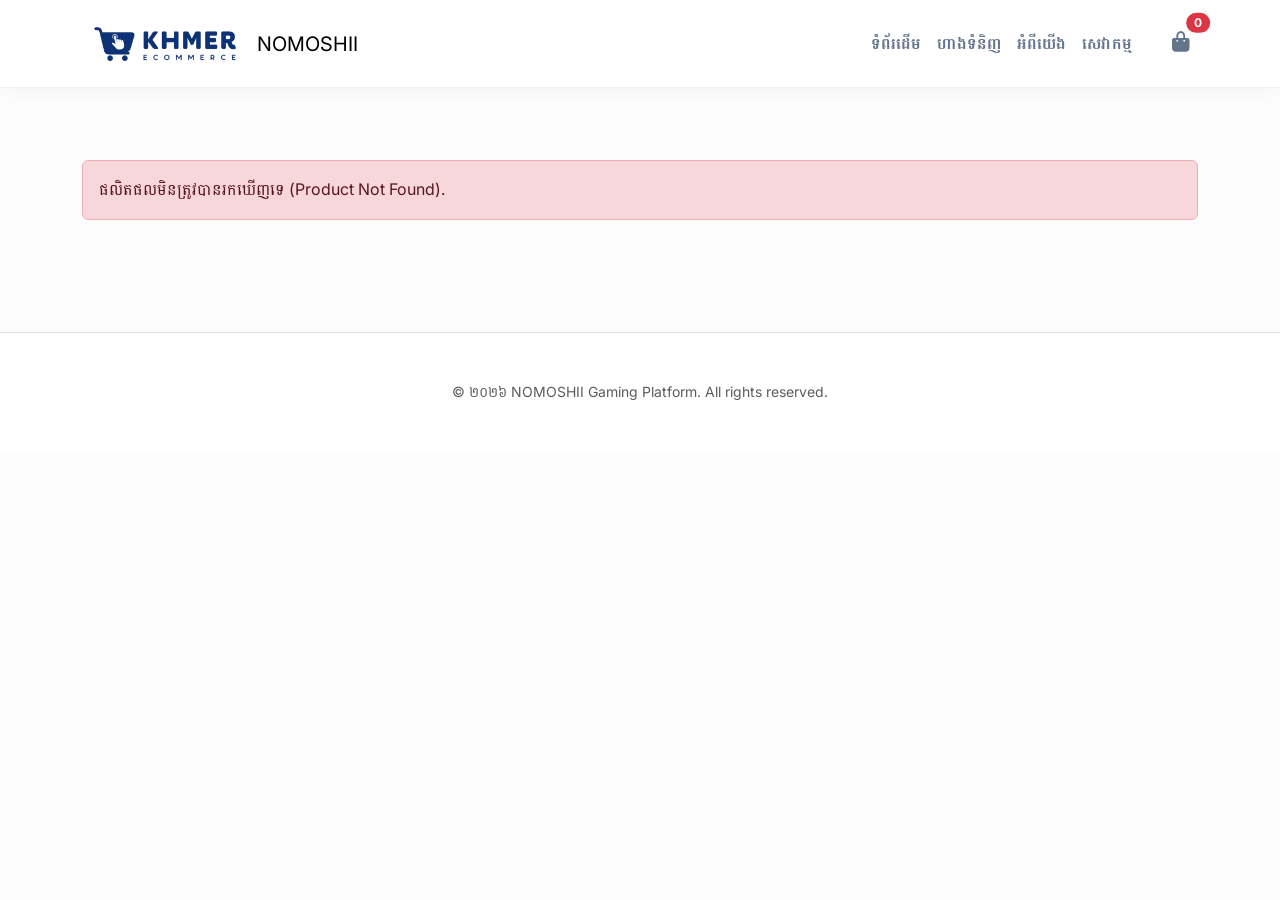
<file: product-detail.html>
<!DOCTYPE html>
<html lang="en">

<head>
    <meta charset="UTF-8">
    <meta name="viewport" content="width=device-width, initial-scale=1.0">
    <title>NOMOSHII - Product Details</title>
    
    <!-- External CSS -->
    <link rel="stylesheet" href="assets/css/bootstrap.css">
    <link rel="stylesheet" href="assets/css/style.css">
    <link href="https://fonts.googleapis.com/css2?family=Inter:wght@400;600;700;800&family=Battambang:wght@400;700&display=swap" rel="stylesheet">
    <link rel="stylesheet" href="https://cdnjs.cloudflare.com/ajax/libs/font-awesome/6.4.0/css/all.min.css">
    
    <style>
        .product-gallery-img {
            width: 100%;
            height: 450px;
            object-fit: cover;
            border-radius: 20px;
            box-shadow: 0 10px 30px rgba(0,0,0,0.1);
        }
        .qty-input {
            width: 80px;
            border-radius: 50px;
            text-align: center;
            border: 1px solid var(--glass-border);
            padding: 10px;
            background: var(--glass);
            color: var(--text-main);
        }
    </style>
</head>

<body>
    <!-- Navbar -->
    <nav class="navbar navbar-expand-lg navbar-glass sticky-top py-3">
        <div class="container">
            <a class="navbar-brand d-flex align-items-center" href="index.html">
                <img src="assets/images/custom/logo.png" style="height: 45px;" alt="NOMOSHII Logo">
                <span class="ms-2 fw-800 text-main tracker-tight d-none d-sm-block">NOMOSHII</span>
            </a>
            <button class="navbar-toggler border-0" type="button" data-bs-toggle="collapse" data-bs-target="#navContent">
                <i class="fas fa-bars text-main"></i>
            </button>
            <div class="collapse navbar-collapse" id="navContent">
                <ul class="navbar-nav ms-auto mb-2 mb-lg-0 align-items-center">
                    <li class="nav-item"><a class="nav-link" href="index.html">ទំព័រដើម</a></li>
                    <li class="nav-item"><a class="nav-link" href="category.html">ហាងទំនិញ</a></li>
                    <li class="nav-item"><a class="nav-link" href="about.html">អំពីយើង</a></li>
                    <li class="nav-item"><a class="nav-link" href="contact.html">សេវាកម្ម</a></li>
                    <li class="nav-item ms-lg-4">
                        <a href="cart.html" class="nav-link position-relative">
                            <i class="fas fa-shopping-bag fs-5"></i>
                            <span class="position-absolute top-0 start-100 translate-middle badge rounded-pill bg-danger" id="cart-count">0</span>
                        </a>
                    </li>
                </ul>
            </div>
        </div>
    </nav>

    <!-- Product Detail Container -->
    <main class="container py-5 mt-4">
        <div id="product-detail-content">
            <!-- Shimmer Loading -->
            <div class="row g-5">
                <div class="col-lg-6">
                    <div class="shimmer rounded-4" style="height: 450px;"></div>
                </div>
                <div class="col-lg-6">
                    <div class="shimmer w-50 mb-4" style="height: 40px;"></div>
                    <div class="shimmer w-25 mb-4" style="height: 30px;"></div>
                    <div class="shimmer mb-4" style="height: 100px;"></div>
                    <div class="shimmer w-75" style="height: 50px;"></div>
                </div>
            </div>
        </div>
    </main>

    <!-- Footer (Standard) -->
    <footer class="py-5 mt-5 bg-white border-top">
        <div class="container text-center">
            <p class="text-muted small mb-0">&copy; ២០២៦ NOMOSHII Gaming Platform. All rights reserved.</p>
        </div>
    </footer>

    <script src="assets/js/bootstrap.bundle.min.js"></script>
    <script src="assets/js/shop.js"></script>
    <script>
        // Specific Detail Page Logic
        async function loadProductDetail() {
            const params = new URLSearchParams(window.location.search);
            const productId = params.get('id');
            const contentDiv = document.getElementById('product-detail-content');

            if (!productId) {
                contentDiv.innerHTML = '<div class="alert alert-danger">ផលិតផលមិនត្រូវបានរកឃើញទេ (Product Not Found).</div>';
                return;
            }

            try {
                const response = await fetch('assets/data/products.json');
                const data = await response.json();
                const product = data.products.find(p => p.id == productId);

                if (!product) {
                    contentDiv.innerHTML = '<div class="alert alert-danger">ផលិតផលមិនត្រូវបានរកឃើញទេ (Product Not Found).</div>';
                    return;
                }

                document.title = `NOMOSHII - ${product.name}`;

                contentDiv.innerHTML = `
                    <div class="row g-5">
                        <div class="col-lg-6">
                            <div class="card-gaming p-0 overflow-hidden shadow-elegant animate-float">
                                <img src="${product.image}" class="product-gallery-img" alt="${product.name}">
                            </div>
                        </div>
                        <div class="col-lg-6">
                            <nav aria-label="breadcrumb">
                                <ol class="breadcrumb mb-4">
                                    <li class="breadcrumb-item"><a href="index.html" class="text-primary">ទំព័រដើម</a></li>
                                    <li class="breadcrumb-item"><a href="category.html" class="text-primary">ហាងទំនិញ</a></li>
                                    <li class="breadcrumb-item active">${product.name}</li>
                                </ol>
                            </nav>
                            
                            <h1 class="text-main fw-900 mb-3 fs-2">${product.name}</h1>
                            <div class="d-flex align-items-center mb-4">
                                <span class="fs-3 fw-800 text-primary">$${product.price ? product.price.toFixed(2) : '0.50 - 100'}</span>
                                <span class="badge bg-success ms-3"><i class="fas fa-check-circle me-1"></i> ស្តុកមានស្រាប់</span>
                            </div>
                            
                            <p class="text-muted mb-5 small-lh fs-6">
                                ${product.description || 'យើងផ្តល់ជូននូវសេវាកម្មដ៏ល្អបំផុតសម្រាប់ហ្គេមរបស់អ្នក។ សុវត្ថិភាពខ្ពស់ និងរហ័សទាន់ចិត្តបំផុតក្នុងប្រទេសកម្ពុជា។'}
                            </p>
                            
                            <div class="card-gaming p-4 mb-5 border-light border-opacity-10 bg-glass">
                                <div class="row align-items-center g-3">
                                    <div class="col-auto">
                                        <label class="text-main small fw-bold mb-0">បរិមាណ:</label>
                                    </div>
                                    <div class="col-auto">
                                        <div class="d-flex align-items-center">
                                            <button class="btn btn-sm btn-outline-primary rounded-circle" onclick="updateQty(-1)" style="width: 35px; height: 35px;">-</button>
                                            <input type="number" id="purchase-qty" class="qty-input mx-3" value="1" min="1" readonly>
                                            <button class="btn btn-sm btn-outline-primary rounded-circle" onclick="updateQty(1)" style="width: 35px; height: 35px;">+</button>
                                        </div>
                                    </div>
                                </div>
                            </div>
                            
                            <div class="d-grid gap-3 d-md-flex">
                                <button class="btn btn-gaming btn-lg flex-fill py-3" onclick="handleDetailAction(${product.id}, 'add')">
                                    <i class="fas fa-cart-plus me-2"></i> បន្ថែមក្នុងកន្ត្រក
                                </button>
                                <button class="btn btn-outline-gaming btn-lg flex-fill py-3" onclick="handleDetailAction(${product.id}, 'buy')">
                                    ទិញឥឡូវនេះ
                                </button>
                            </div>
                            
                            <div class="mt-5 p-4 border-start border-primary border-4 bg-light rounded-2">
                                <h6 class="text-main fw-bold">ព័ត៌មានបន្ថែម</h6>
                                <p class="text-muted small mb-0">សេវាកម្មរហ័សទាន់ចិត្ត ២៤/៧។ ការបុកលុយនឹងចូលក្នុងអាខោនរបស់អ្នកភ្លាមៗក្រោយការទូទាត់។</p>
                            </div>
                        </div>
                    </div>
                `;
            } catch (error) {
                console.error('Error loading product:', error);
                contentDiv.innerHTML = '<div class="alert alert-danger">មានបញ្ហាក្នុងការទាញយកទិន្នន័យ (Error Loading Data).</div>';
            }
        }

        function updateQty(change) {
            const input = document.getElementById('purchase-qty');
            let val = parseInt(input.value) + change;
            if (val < 1) val = 1;
            input.value = val;
        }

        function handleDetailAction(id, type) {
            const qty = parseInt(document.getElementById('purchase-qty').value);
            for(let i=0; i<qty; i++) {
                handleAction(null, id, 'add-to-cart');
            }
            if(type === 'buy') window.location.href = 'cart.html';
        }

        document.addEventListener('DOMContentLoaded', () => {
            loadProductDetail();
        });
    </script>
</body>

</html>
</file>
<file: assets/css/style.css>
:root {
    --primary: #6366f1;
    --primary-glow: rgba(99, 102, 241, 0.3);
    --secondary: #0ea5e9;
    --accent: #f43f5e;
    --bg-light: #fdfdfd;
    --bg-card: rgba(255, 255, 255, 0.9);
    --text-main: #0f172a;
    --text-light: #ffffff;
    --text-muted: #64748b;
    --glass: rgba(255, 255, 255, 0.8);
    --glass-border: rgba(0, 0, 0, 0.05);
    --neon-blue: #00d2ff;
    --neon-purple: #9d50bb;
}

::-webkit-scrollbar {
    width: 8px;
}
::-webkit-scrollbar-track {
    background: var(--bg-light);
}
::-webkit-scrollbar-thumb {
    background: linear-gradient(var(--primary), var(--secondary));
    border-radius: 10px;
}

html {
    scroll-behavior: smooth;
}

body {
    background-color: var(--bg-light);
    color: var(--text-main);
    font-family: 'Inter', 'Battambang', sans-serif;
    line-height: 1.6;
    overflow-x: hidden;
}

a {
    transition: all 0.3s ease;
    text-decoration: none;
}

.navbar-glass {
    background: rgba(255, 255, 255, 0.9);
    backdrop-filter: blur(12px);
    -webkit-backdrop-filter: blur(12px);
    border-bottom: 1px solid var(--glass-border);
    box-shadow: 0 4px 20px rgba(0, 0, 0, 0.04);
}

.nav-link {
    color: var(--text-muted) !important;
    font-weight: 600;
}

.nav-link:hover, .nav-link.active {
    color: var(--primary) !important;
}

.hero-gaming {
    position: relative;
    min-height: 85vh;
    display: flex;
    align-items: center;
    background: linear-gradient(to right, #ffffff 40%, rgba(255, 255, 255, 0.4) 100%),
                url('../images/custom/hero.png') no-repeat center right;
    background-size: cover;
    overflow: hidden;
}

.hero-banner-img {
    display: none;
}

.hero-title {
    font-size: 4.5rem;
    font-weight: 900;
    letter-spacing: -2px;
    line-height: 1.1;
    background: linear-gradient(135deg, var(--text-main) 30%, var(--primary) 100%);
    -webkit-background-clip: text;
    background-clip: text;
    -webkit-text-fill-color: transparent;
}

.text-glow-blue {
    color: var(--secondary);
    text-shadow: 0 0 20px rgba(14, 165, 233, 0.6);
}

.card-gaming {
    background: var(--bg-card);
    border: 1px solid var(--glass-border);
    border-radius: 1.25rem;
    overflow: hidden;
    transition: all 0.4s cubic-bezier(0.4, 0, 0.2, 1);
    backdrop-filter: blur(8px);
}

.card-gaming:hover {
    transform: translateY(-8px);
    border-color: var(--primary);
    box-shadow: 0 10px 30px rgba(0, 0, 0, 0.08);
}

.price-gaming {
    color: var(--secondary);
    font-size: 1.5rem;
    font-weight: 800;
}

.btn-gaming {
    background: linear-gradient(135deg, #4f46e5 0%, #0ea5e9 100%);
    border: none;
    color: white;
    font-weight: 700;
    padding: 12px 28px;
    border-radius: 12px;
    transition: all 0.3s cubic-bezier(0.4, 0, 0.2, 1);
    text-transform: uppercase;
    letter-spacing: 1px;
    font-size: 0.85rem;
    box-shadow: 0 4px 12px rgba(79, 70, 229, 0.2), inset 0 1px 1px rgba(255, 255, 255, 0.2);
}

.btn-gaming:hover {
    transform: translateY(-2px);
    box-shadow: 0 8px 20px rgba(79, 70, 229, 0.4);
    filter: brightness(1.1);
}

.btn-outline-gaming {
    background: rgba(255, 255, 255, 0.05);
    border: 1.5px solid var(--primary);
    color: var(--primary);
    font-weight: 700;
    padding: 10px 24px;
    border-radius: 12px;
    font-size: 0.85rem;
    text-transform: uppercase;
    letter-spacing: 1px;
    transition: all 0.3s ease;
}

.btn-outline-gaming:hover {
    background: var(--primary);
    color: white;
    transform: translateY(-2px);
}

@keyframes float {
    0% { transform: translateY(0px); }
    50% { transform: translateY(-10px); }
    100% { transform: translateY(0px); }
}

.animate-float {
    animation: float 4s ease-in-out infinite;
}

.section-divider {
    height: 1px;
    background: linear-gradient(to right, transparent, rgba(0,0,0,0.05), transparent);
}

.shimmer {
    background: linear-gradient(90deg, #f0f0f0 25%, #f8f8f8 50%, #f0f0f0 75%);
    background-size: 200% 100%;
    animation: shimmer 1.5s infinite;
}

@keyframes shimmer {
    0% { background-position: -200% 0; }
    100% { background-position: 200% 0; }
}
</file>
